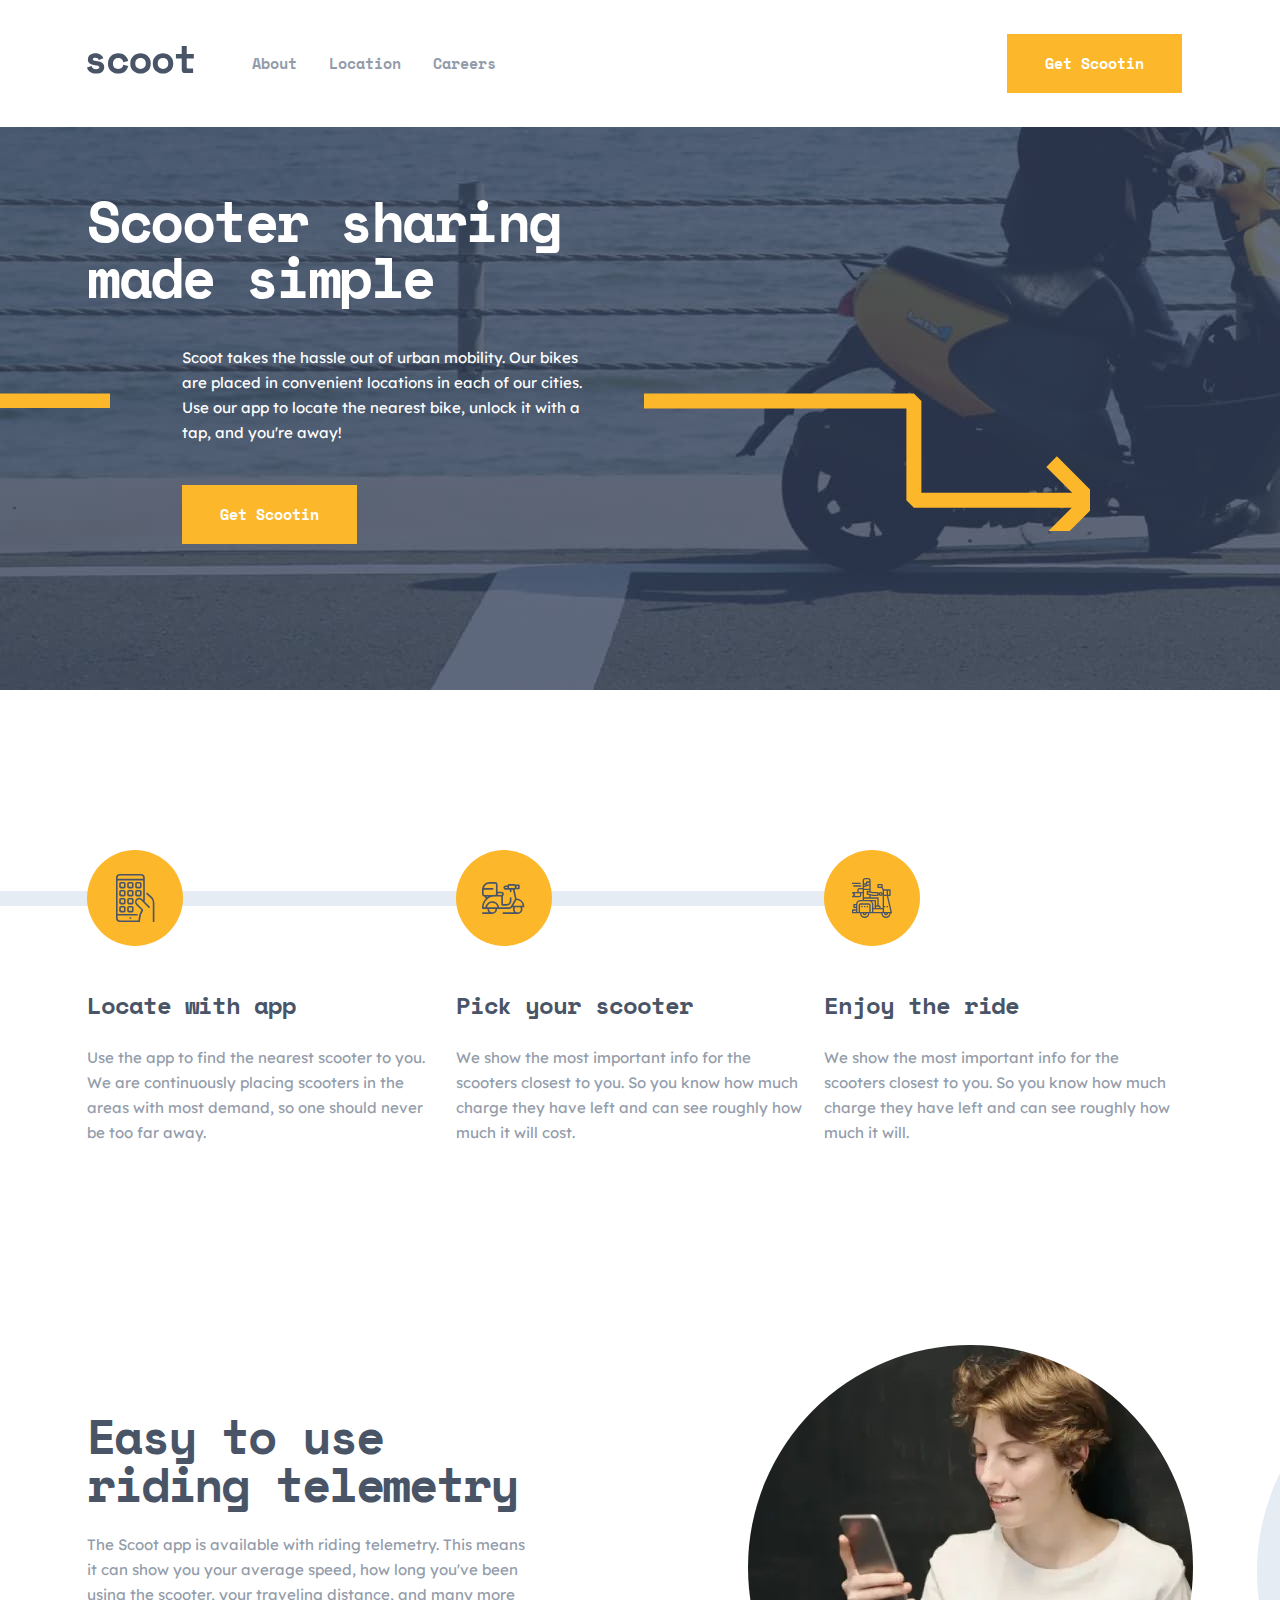
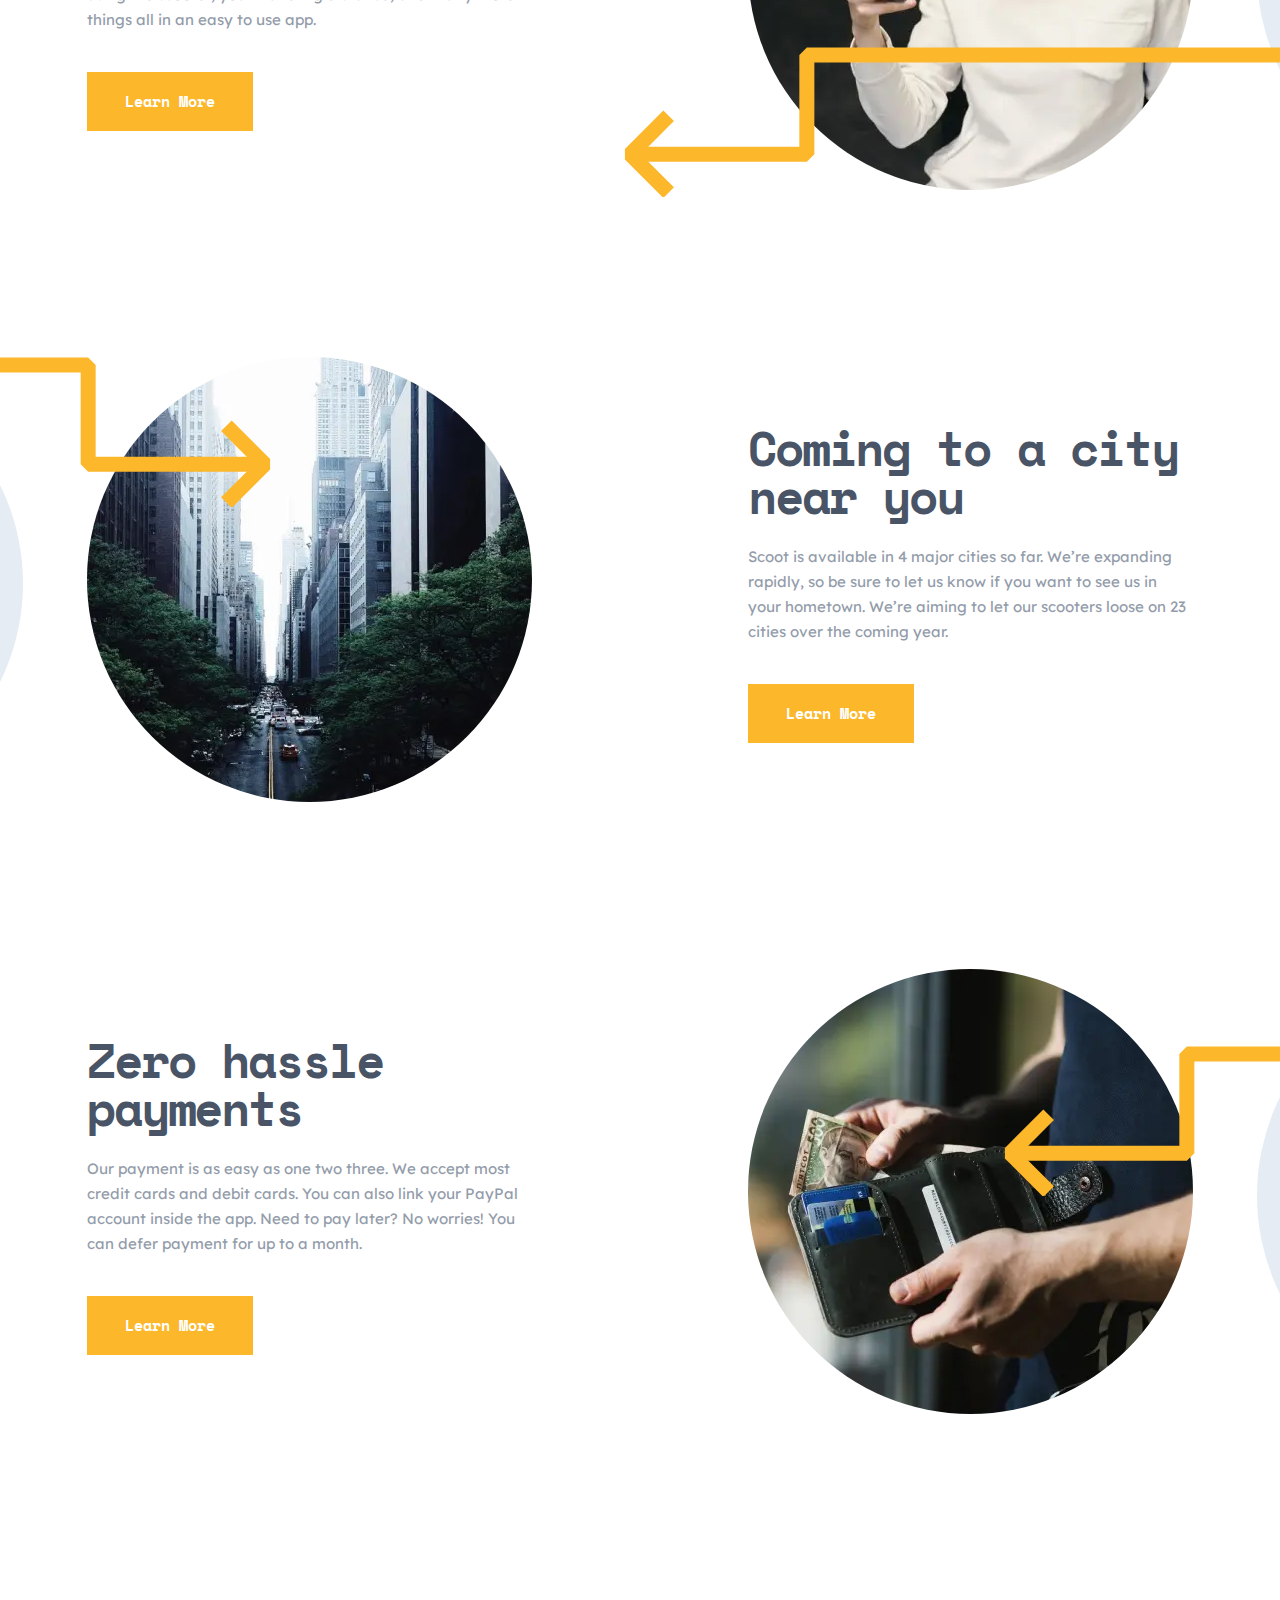
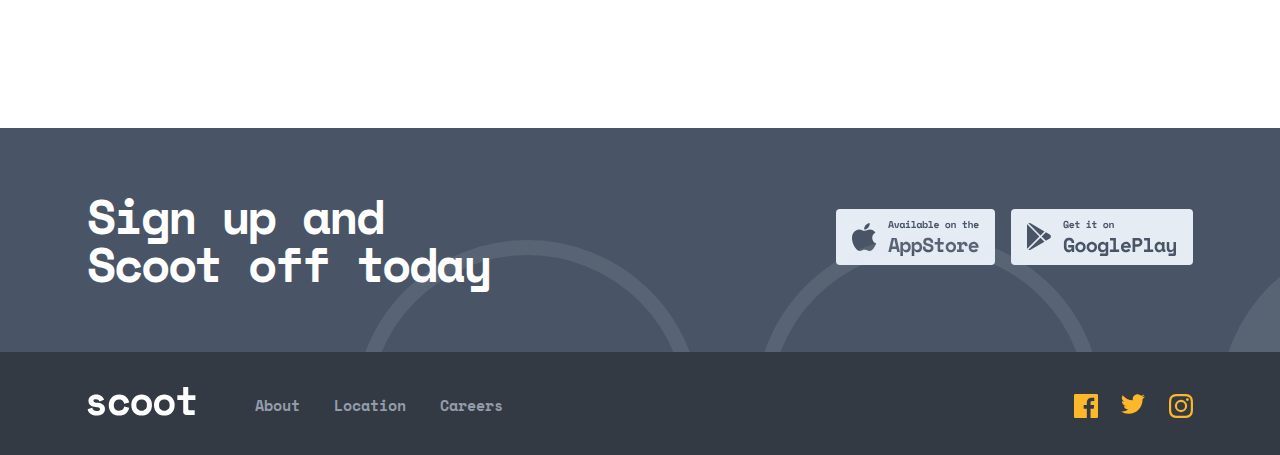
<file: index.html>
<!DOCTYPE html>
<html lang="en">

<head>
    <meta charset="UTF-8">
    <meta http-equiv="X-UA-Compatible" content="IE=edge">
    <meta name="viewport" content="width=device-width, initial-scale=1.0">
    <title>Scoot</title>
    <link rel="stylesheet" href="css/main.css">
</head>

<body>

    <header class="header">
        <div class="header__container container">

            <button class="header__burger">
                <span class="header__burger-inner"></span>
            </button>

            <a class="header-logo-link" href="index.html"><img class="header__logo" src="img/logo.svg" alt="Logotip icon"></a>

            <nav class="header__nav">
                <ul class="header__list">
                    <li class="header__nav-item"><a href="about.html" class="header__nav-link">About</a></li>
                    <li class="header__nav-item"><a href="#" class="header__nav-link">Location</a></li>
                    <li class="header__nav-item"><a href="#" class="header__nav-link">Careers</a></li>
                </ul>

                <a href="#" class="header__button all-buttons">Get Scootin</a>

            </nav>

            <span class="nav-shadow"></span> 
            <!-- ^ navni orqasidagi soyani qilish uchun -->
        </div>
    </header>

    <main>

        <h1 class="visually-hidden">Scoot shop site</h1>

        <div class="intro">
            <div class="intro__container container">
                <div class="intro__content">
                    <p class="intro__title">Scooter sharing made simple</p>
                    <p class="intro__description">
                        Scoot takes the hassle out of urban mobility. Our bikes are placed in convenient locations in
                        each of our cities. Use
                        our app to locate the nearest bike, unlock it with a tap, and you're away!
                    </p>
                    <a href="#" class="intro__button all-buttons">Get Scootin</a>
                </div>
            </div>
        </div>

        <section class="guide">
            <div class="guide__container container">
                <h2 class="visually-hidden"> User guide </h2>

                <ol class="guide__list">
                    <li class="guide__item guide__item--app">

                        <div class="guide__content">
                            <h3 class="guide__title" id="first-title">Locate with app</h3>
                            <p class="guide__description">Use the app to find the nearest scooter to you. We are
                                continuously placing scooters in
                                the areas with most demand, so
                                one should never be too far away.</p>
                        </div>

                    </li>
                    <li class="guide__item guide__item--scooter">
                        <div class="guide__content">
                            <h3 class="guide__title">Pick your scooter</h3>
                            <p class="guide__description">We show the most important info for the scooters closest to
                                you. So you know how much
                                charge they have left and can see
                                roughly how much it will cost.</p>
                        </div>
                    </li>
                    <li class="guide__item guide__item--ride">
                        <div class="guide__content">
                            <h3 class="guide__title">Enjoy the ride</h3>
                            <p class="guide__description last-desc">We show the most important info for the scooters
                                closest to
                                you. So you know how much
                                charge they have left and can see
                                roughly how much it will.</p>
                        </div>
                    </li>
                </ol>

            </div>
        </section>

        <section class="benefits">
            <div class="benefits__container container">
                <h2 class="visually-hidden">Our benefits</h2>
                <ul class="benefits__list">
                    <li class="benefits__item benefits__item--use">
                        <span class="circle"></span>
                        <picture>
                            <source media="(max-width: 768px)" type="image/webp"
                                srcset="img/benefits-use-mobile.webp 1x, img/benefits-use-mobile@2x.webp 2x">

                            <source media="(max-width: 1440px)" type="image/webp"
                                srcset="img/benefits-use.webp 1x, img/benefits-use@2x.webp 2x">

                            <source type="image/img" media="(max-width: 768px)"
                                srcset="img/benefits-use-mobile@2x.jpg 2x, img/benefits-use-mobile.jpg 1x">

                            <img class="benefits__img" src="img/benefits-use.jpg" alt="benefits use"
                                srcset="img/benefits-use@2x.jpg 2x, img/benefits-use.jpg" width="445" height="445">
                        </picture>

                        <div class="benefits__content">
                            <h3 class="benefits__title">Easy to use
                                riding telemetry</h3>
                            <p class="benefits__description">The Scoot app is available with riding telemetry. This
                                means it can show you your average speed, how long you've been
                                using the scooter, your traveling distance, and many more things all in an easy to use
                                app.</p>
                            <a href="#" class="benefits__button all-buttons">Learn More</a>
                        </div>
                    </li>
                    <li class="benefits__item benefits__item--city">
                        <span class="circle-left"></span>

                        <picture>
                            <source media="(max-width: 768px)" type="image/webp"
                                srcset="img/benefits-city-mobile.webp 1x, img/benefits-city-mobile@2x.webp 2x">

                            <source type="image/webp" srcset="img/benefits-city.webp 1x, img/benefits-city@2x.webp 2x">

                            <source media="(max-width: 768px)" type="image/jpg"
                                srcset="img/benefits-city-mobile@2x.jpg 2x, img/benefits-city-mobile.jpg 1x">

                            <img class="benefits__img" src="img/benefits-city.jpg" alt="benefits city"
                                srcset="img/benefits-city@2x.jpg 2x, img/benefits-city.jpg" width="445" height="445">
                        </picture>

                        <div class="benefits__content">
                            <h3 class="benefits__title">Coming to a city near you</h3>
                            <p class="benefits__description">Scoot is available in 4 major cities so far. We’re
                                expanding rapidly, so be sure to let us know if you want to see us in
                                your hometown. We’re aiming to let our scooters loose on 23 cities over the coming
                                year.
                            </p>
                            <a href="#" class="benefits__button all-buttons">Learn More</a>
                        </div>
                    </li>
                    <li class="benefits__item benefits__item--payment">
                        <span class="circle last-circle"></span>

                        <picture>
                            <source media="(max-width: 768px)" type="image/webp"
                                srcset="img/benefits-payment-mobile.webp 1x, img/benefits-payment-mobile@2x.webp 2x">

                            <source type="image/webp"
                                srcset="img/benefits-payment.webp 1x, img/benefits-payment@2x.webp 2x">

                            <source media="(max-width: 768px)"
                                srcset="img/benefits-payment-mobile@2x.jpg 2x, img/benefits-payment-mobile.jpg 1x">

                            <img class="benefits__img" src="img/benefits-payment.jpg" alt="benefits payment"
                                srcset="img/benefits-payment@2x.jpg 2x, img/benefits-payment.jpg">
                        </picture>

                        <div class="benefits__content">
                            <h3 class="benefits__title">Zero hassle payments</h3>
                            <p class="benefits__description">Our payment is as easy as one two three. We accept most
                                credit cards and debit cards. You can also link your PayPal
                                account inside the app. Need to pay later? No worries! You can defer payment for up to a
                                month.</p>
                            <a href="#" class="benefits__button all-buttons">Learn More</a>
                        </div>
                    </li>
                </ul>
            </div>
        </section>

        <section class="cta">
            <div class="cta__overflow">
                <!-- for overflow hidden-->
                <div class="cta__container container">
                    <h2 class="cta__title">Sign up and Scoot off today</h2>
                    <div class="cta__applications">
                        <a href="https://appstoreconnect.apple.com/" target="_blank"><img class="cta__app-apptore"
                                src="img/app-store.svg" alt="App store"></a>
                        <a href="https://play.google.com/" target="_blank">
                            <img class="cta__app-playstore" src="img/google-play.svg" alt="Google Play"></a>
                    </div>
                    <span class="cta__circle"></span>
                </div>
            </div>
        </section>

    </main>

    <footer class="footer">
        <div class="footer__container container">
            <a href="index.html" class="footer__logo">
                <img class="footer-logo" src="img/footer-logo.svg" alt="Logo icon">
            </a>
    
            <ul class="footer__list">
                <li class="footer__item">
                    <a href="about.html" class="footer__link">About</a>
                </li>
                <li class="footer__item">
                    <a href="#" class="footer__link">Location</a>
                </li>
                <li class="footer__item">
                    <a href="#" class="footer__link">Careers</a>
                </li>
            </ul>
    
            <ul class="footer__social-list">
                <li class="footer__social-item">
                    <a href="https://www.facebook.com" target="_blank" class="footer__social-link">
                        <svg width="24" height="24" fill="none" xmlns="http://www.w3.org/2000/svg">
                            <path
                                d="M22.675 0H1.325C.593 0 0 .593 0 1.325v21.351C0 23.407.593 24 1.325 24H12.82v-9.294H9.692v-3.622h3.128V8.413c0-3.1 1.893-4.788 4.659-4.788 1.325 0 2.463.099 2.795.143v3.24l-1.918.001c-1.504 0-1.795.715-1.795 1.763v2.313h3.587l-.467 3.622h-3.12V24h6.116c.73 0 1.323-.593 1.323-1.325V1.325C24 .593 23.407 0 22.675 0Z"
                                fill="currentColor" />
                        </svg>
                    </a>
                </li>
                <li class="footer__social-item">
                    <a href="https://twitter.com" target="_blank" class="footer__social-link">
                        <svg width="24" height="20" fill="none" xmlns="http://www.w3.org/2000/svg">
                            <path
                                d="M24 2.557a9.83 9.83 0 0 1-2.828.775A4.932 4.932 0 0 0 23.337.608a9.864 9.864 0 0 1-3.127 1.195A4.916 4.916 0 0 0 16.616.248c-3.179 0-5.515 2.966-4.797 6.045A13.978 13.978 0 0 1 1.671 1.149a4.93 4.93 0 0 0 1.523 6.574 4.903 4.903 0 0 1-2.229-.616c-.054 2.281 1.581 4.415 3.949 4.89a4.935 4.935 0 0 1-2.224.084 4.928 4.928 0 0 0 4.6 3.419A9.9 9.9 0 0 1 0 17.54a13.94 13.94 0 0 0 7.548 2.212c9.142 0 14.307-7.721 13.995-14.646A10.025 10.025 0 0 0 24 2.557Z"
                                fill="currentColor" />
                        </svg>
                    </a>
                </li>
                <li class="footer__social-item">
                    <a href="https://www.instagram.com" target="_blank" class="footer__social-link">
                        <svg width="24" height="24" fill="none" xmlns="http://www.w3.org/2000/svg">
                            <path fill-rule="evenodd" clip-rule="evenodd"
                                d="M12 0C8.741 0 8.333.014 7.053.072 2.695.272.273 2.69.073 7.052.014 8.333 0 8.741 0 12c0 3.259.014 3.668.072 4.948.2 4.358 2.618 6.78 6.98 6.98C8.333 23.986 8.741 24 12 24c3.259 0 3.668-.014 4.948-.072 4.354-.2 6.782-2.618 6.979-6.98.059-1.28.073-1.689.073-4.948 0-3.259-.014-3.667-.072-4.947-.196-4.354-2.617-6.78-6.979-6.98C15.668.014 15.259 0 12 0Zm0 2.163c3.204 0 3.584.012 4.85.07 3.252.148 4.771 1.691 4.919 4.919.058 1.265.069 1.645.069 4.849 0 3.205-.012 3.584-.069 4.849-.149 3.225-1.664 4.771-4.919 4.919-1.266.058-1.644.07-4.85.07-3.204 0-3.584-.012-4.849-.07-3.26-.149-4.771-1.699-4.919-4.92-.058-1.265-.07-1.644-.07-4.849 0-3.204.013-3.583.07-4.849.149-3.227 1.664-4.771 4.919-4.919 1.266-.057 1.645-.069 4.849-.069ZM5.838 12a6.162 6.162 0 1 1 12.324 0 6.162 6.162 0 0 1-12.324 0ZM12 16a4 4 0 1 1 0-8 4 4 0 0 1 0 8Zm4.965-10.405a1.44 1.44 0 1 1 2.881.001 1.44 1.44 0 0 1-2.881-.001Z"
                                fill="currentColor" />
                        </svg>
                    </a>
                </li>
            </ul>
        </div>
    </footer>

    <script src="/js/main.js"></script>

</body>

</html>
</file>
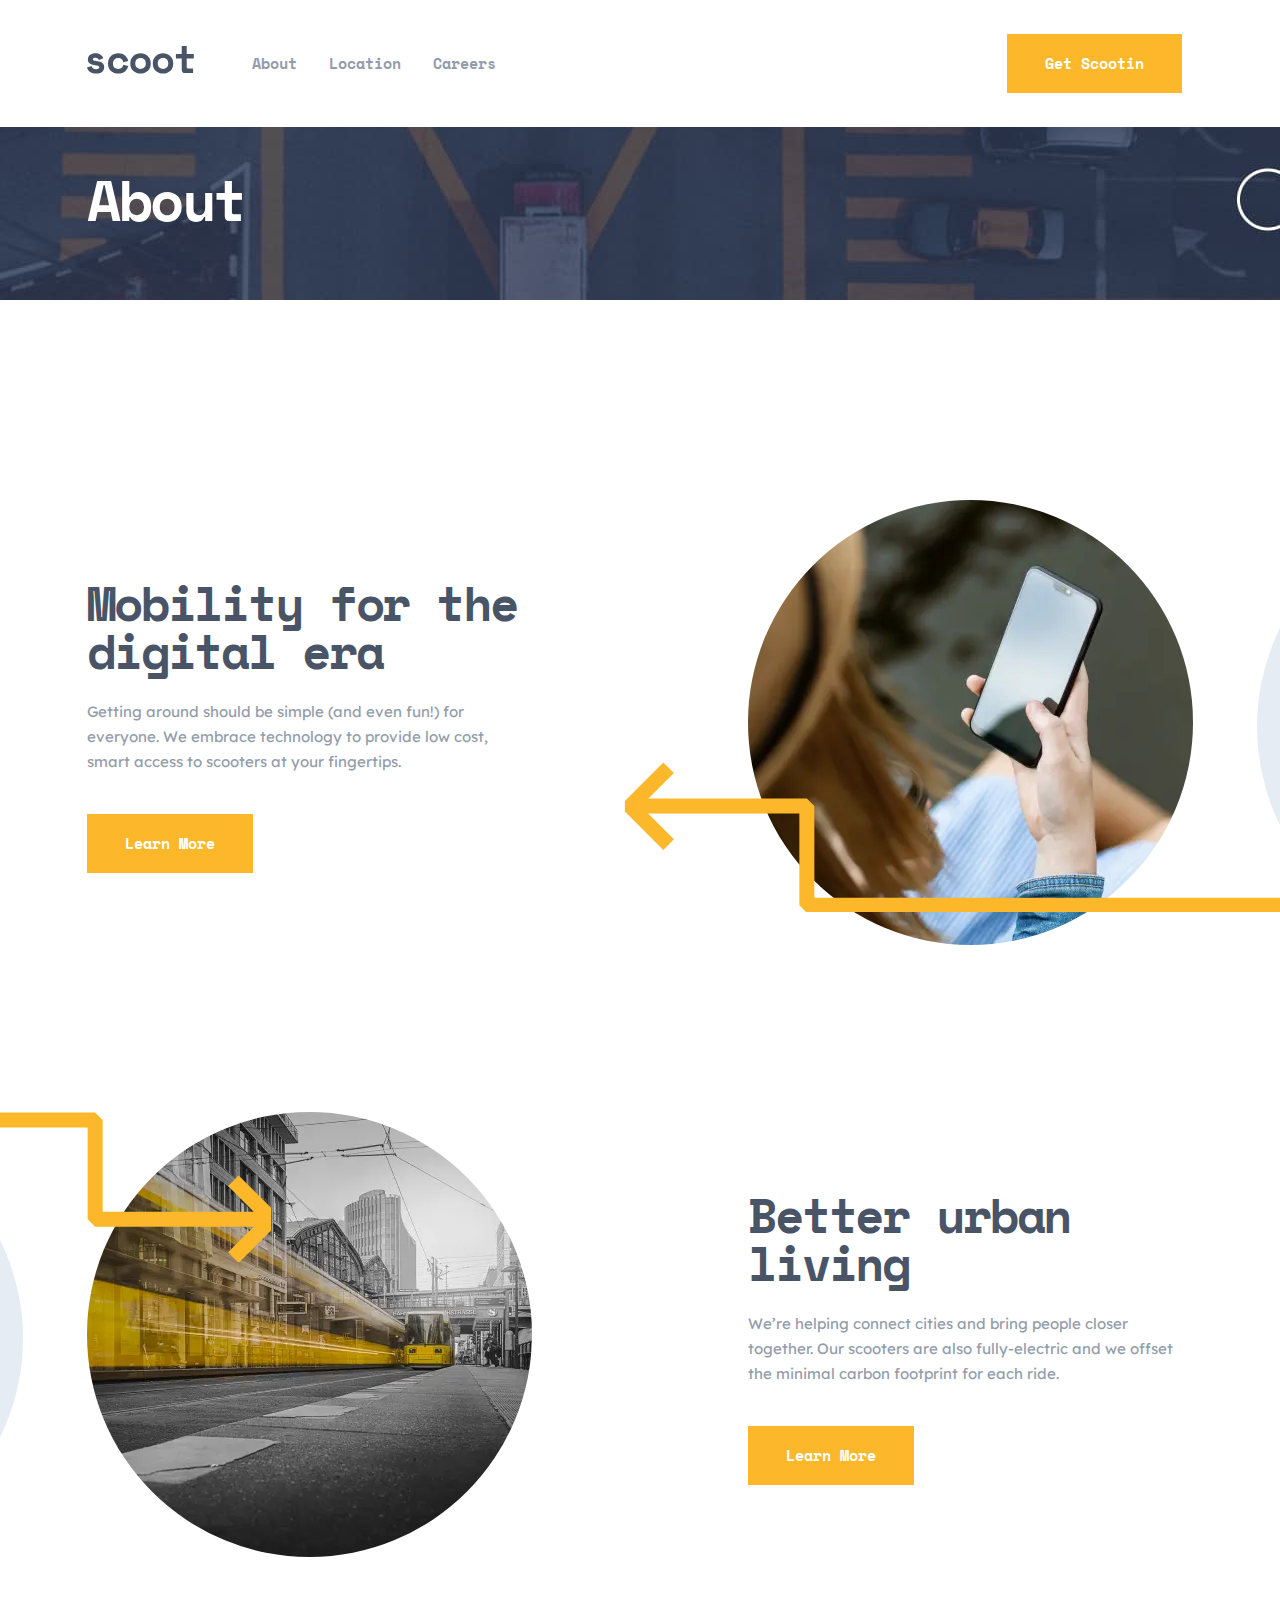
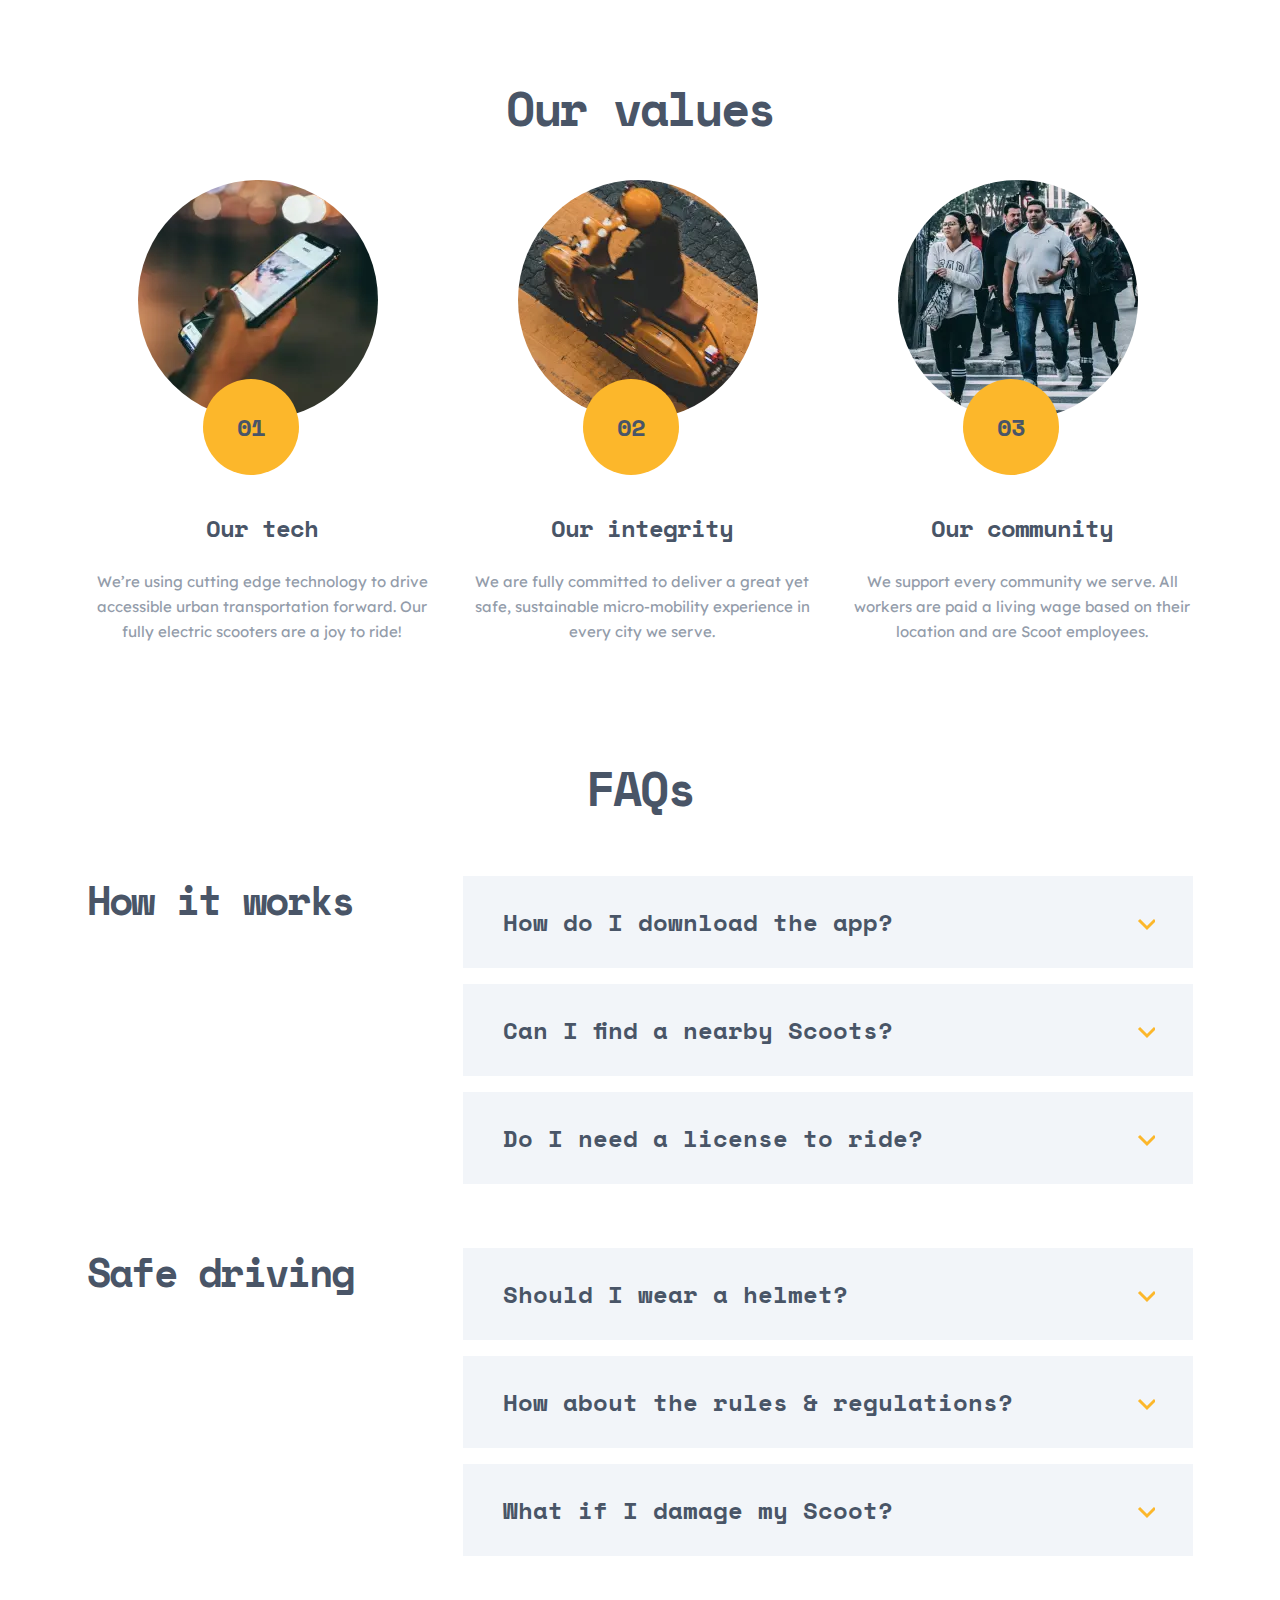
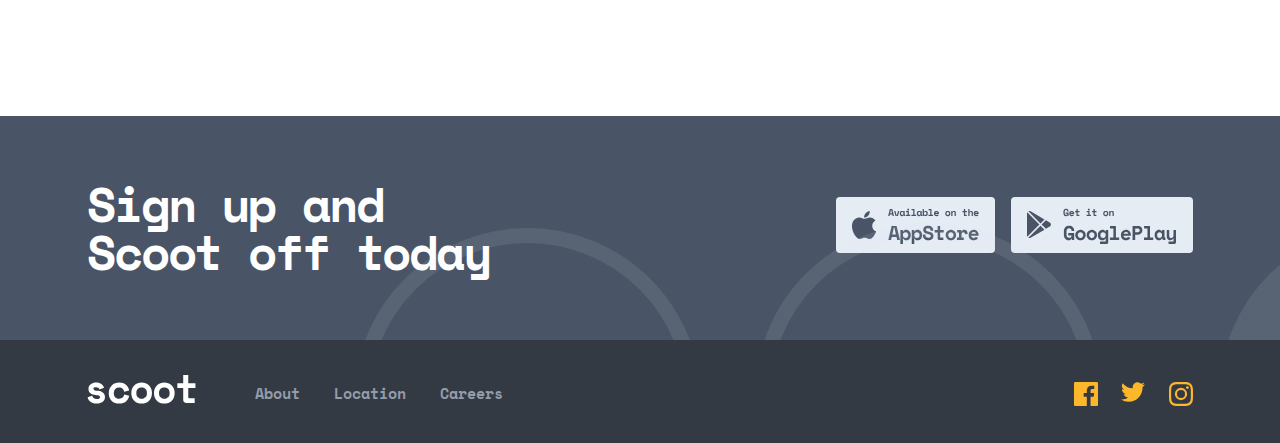
<file: about.html>
<!DOCTYPE html>
<html lang="en">

<head>
    <meta charset="UTF-8">
    <meta http-equiv="X-UA-Compatible" content="IE=edge">
    <meta name="viewport" content="width=device-width, initial-scale=1.0">
    <title>Scoot About page</title>
    <link rel="stylesheet" href="css/main.css">
</head>

<body>

    <header class="header">
        <div class="header__container container">

            <button class="header__burger">
                <span class="header__burger-inner"></span>
            </button>

            <a class="header-logo-link" href="index.html"><img class="header__logo" src="img/logo.svg"
                    alt="Logotip icon"></a>

            <nav class="header__nav">
                <ul class="header__list">
                    <li class="header__nav-item"><a href="about.html" class="header__nav-link">About</a></li>
                    <li class="header__nav-item"><a href="#" class="header__nav-link">Location</a></li>
                    <li class="header__nav-item"><a href="#" class="header__nav-link">Careers</a></li>
                </ul>

                <a href="#" class="header__button all-buttons">Get Scootin</a>

            </nav>

            <span class="nav-shadow"></span>
            <!-- ^ navni orqasidagi soyani qilish uchun -->

        </div>
    </header>

    <main>

        <div class="about-intro">
            <div class="about-intro__container container">
                <h1 class="about-intro__title">About</h1>
            </div>
        </div>

        <section class="benefits about-benefits">
            <div class="about-benefits__container container">
                <h2 class="visually-hidden">Our benefits</h2>
                <ul class="benefits__list">
                    <li class="benefits__item benefits__item--phone">
                        <span class="circle"></span>
                        <picture>

                            <source type="image/webp"
                                srcset="img/about-benefits-use.webp 1x, img/about-benefits-use@2x.webp 2x">

                            <img class="benefits__img" src="img/benefits-use.jpg" alt="benefits use"
                                srcset="img/about-benefits-use@2x.jpg 2x, img/about-benefits-use.jpg" width="445"
                                height="445">
                        </picture>

                        <div class="benefits__content">
                            <h3 class="benefits__title">Mobility for the digital era</h3>
                            <p class="benefits__description">Getting around should be simple (and even fun!) for
                                everyone. We embrace technology to provide low cost, smart access to
                                scooters at your fingertips.</p>
                            <a href="#" class="benefits__button all-buttons">Learn More</a>
                        </div>
                    </li>
                    <li class="benefits__item benefits__item--urban">
                        <span class="circle-left"></span>

                        <picture>

                            <source type="image/webp"
                                srcset="img/about-benefits-city.webp 1x, img/about-benefits-city@2x.webp 2x">

                            <img class="benefits__img" src="img/benefits-use.jpg" alt="benefits use"
                                srcset="img/about-benefits-city@2x.jpg 2x, img/about-benefits-city.jpg" width="445"
                                height="445">
                        </picture>

                        <div class="benefits__content">
                            <h3 class="benefits__title">Better urban living</h3>
                            <p class="benefits__description">We’re helping connect cities and bring people closer
                                together. Our scooters are also fully-electric and we offset the
                                minimal carbon footprint for each ride.
                            </p>
                            <a href="#" class="benefits__button all-buttons">Learn More</a>
                        </div>
                    </li>

                </ul>
            </div>
        </section>

        <section class="values">
            <div class="values__container container">
                <h2 class="values__title">Our values</h2>

                <ol class="values__list">
                    <li class="values__item values__item--tech">

                        <picture>

                            <source type="image/webp" srcset="img/tech.webp 1x, img/tech@2x.webp 2x">

                            <img class="values__img" src="img/tech.jpg" alt="benefits use"
                                srcset="img/tech@2x.jpg 2x, img/tech.jpg" width="240" height="240">
                        </picture>

                        <h3 class="values__item-title">Our tech</h3>
                        <p class="values__item-description">We’re using cutting edge technology to drive accessible
                            urban transportation forward. Our fully electric scooters are a
                            joy to ride!</p>
                    </li>
                    <li class="values__item values__item--integrity">

                        <picture>

                            <source type="image/webp" srcset="img/integrity.webp 1x, img/integrity@2x.webp 2x">

                            <img class="values__img" src="img/integrity.jpg" alt="benefits use"
                                srcset="img/integrity@2x.jpg 2x, img/integrity.jpg" width="240" height="240">
                        </picture>

                        <h3 class="values__item-title">Our integrity</h3>
                        <p class="values__item-description">We are fully committed to deliver a great yet safe,
                            sustainable micro-mobility experience in every city we serve.</p>
                    </li>
                    <li class="values__item values__item--community">

                        <picture>

                            <source type="image/webp" srcset="img/community.webp 1x, img/community@2x.webp 2x">

                            <img class="values__img" src="img/benefits-use.jpg" alt="benefits use"
                                srcset="img/community@2x.jpg 2x, img/community.jpg" width="240" height="240">
                        </picture>

                        <h3 class="values__item-title">Our community</h3>
                        <p class="values__item-description">We support every community we serve. All workers are paid a
                            living wage based on their location and are Scoot employees.</p>
                    </li>
                </ol>
            </div>
        </section>

        <section class="faqs">
            <div class="faqs__container container">
        
                <h2 class="faqs__title">FAQs</h2>
        
                <div class="faqs__work">
        
                    <h3 class="faqs__work-title">How it works</h3>
        
                    <ul class="faqs__work-list">
        
                        <li class="faqs__work-item">
                            <button class="faqs__button workActive">How do I download the app?</button>
                            <p class="faqs__description faqs__description">To download the Scoot app, you can search “Scoot” in
                                both the App
                                and Google Play stores. An even simpler way to do it
                                would be to click the relevant link at the bottom of this page and you’ll be re-directed to the
                                correct page.</p>
                        </li>
        
                        <li class="faqs__work-item">
                            <button class="faqs__button faqs__button--scoot">Can I find a nearby Scoots?</button>
                            <p class="faqs__description faqs__description--scoot">Lorem ipsum dolor sit amet consectetur
                                adipisicing elit. Fuga odit
                                quaerat tenetur temporibus molestiae modi unde recusandae! Fugit ullam provident quisquam esse
                                dolores quo nihil,
                                aut velit recusandae modi culpa possimus quae dolor natus</p>
                        </li>
        
                        <li class="faqs__work-item">
                            <button class="faqs__button faqs__button--ride">Do I need a license to ride?</button>
                            <p class="faqs__description faqs__description-ride">Lorem ipsum dolor sit amet consectetur
                                adipisicing elit. Ipsum neque
                                autem beatae quia totam nemo dignissimos id, natus excepturi unde maiores voluptatum deleniti
                                eos minus odio illo
                                voluptates a sequi optio earum delectus architecto iste!</p>
                        </li>
                    </ul>
        
                </div>
                <div class="faqs__safe">
        
                    <h3 class="faqs__safe-title">Safe driving</h3>
        
                    <ul class="faqs__safe-list">
        
                        <li class="faqs__safe-item">
                            <button class="faqs__button safeActive">Should I wear a helmet?</button>
                            <p class="faqs__description faqs__description--helmet">Yes, please do! All cities have different
                                laws. But we strongly
                                strongly strongly recommend always wearing a helmet
                                regardless of the local laws. We like you and we want you to be as safe as possible while
                                Scooting.</p>
                        </li>
        
                        <li class="faqs__safe-item">
                            <button class="faqs__button faqs__button--rule">How about the rules & regulations?</button>
                            <p class="faqs__description faqs__description--helmet">Lorem ipsum dolor sit amet consectetur
                                adipisicing elit.
                                Consectetur aperiam nisi in quam! Aperiam adipisci, magnam consectetur dolore dignissimos
                                voluptatibus? Doloremque
                                voluptatum magni expedita vitae dignissimos sunt voluptatem non, ratione.</p>
                        </li>
        
                        <li class="faqs__safe-item">
                            <button class="faqs__button faqs__button--damage\">What if I damage my Scoot?</button>
                            <p class="faqs__description faqs__description--damage">Lorem ipsum dolor sit amet, consectetur
                                adipisicing elit. Facilis
                                animi illo aliquid aperiam fugit illum numquam, eius obcaecati architecto molestias maiores iste
                                molestiae ratione
                                nesciunt dolorem laudantium incidunt ut ipsa!</p>
                        </li>
                    </ul>
        
                </div>
            </div>
        </section>

        <section class="cta">
            <div class="cta__overflow">
                <!-- for overflow hidden-->
                <div class="cta__container container">
                    <h2 class="cta__title">Sign up and Scoot off today</h2>
                    <div class="cta__applications">
                        <a href="https://appstoreconnect.apple.com/" target="_blank"><img class="cta__app-apptore"
                                src="img/app-store.svg" alt="App store"></a>
                        <a href="https://play.google.com/" target="_blank">
                            <img class="cta__app-playstore" src="img/google-play.svg" alt="Google Play"></a>
                    </div>
                    <span class="cta__circle"></span>
                </div>
            </div>
        </section>
    </main>

    <footer class="footer">
        <div class="footer__container container">
            <a href="index.html" class="footer__logo">
                <img class="footer-logo" src="img/footer-logo.svg" alt="Logo icon">
            </a>

            <ul class="footer__list">
                <li class="footer__item">
                    <a href="about.html" class="footer__link">About</a>
                </li>
                <li class="footer__item">
                    <a href="#" class="footer__link">Location</a>
                </li>
                <li class="footer__item">
                    <a href="#" class="footer__link">Careers</a>
                </li>
            </ul>

            <ul class="footer__social-list">
                <li class="footer__social-item">
                    <a href="https://www.facebook.com" target="_blank" class="footer__social-link">
                        <svg width="24" height="24" fill="none" xmlns="http://www.w3.org/2000/svg">
                            <path
                                d="M22.675 0H1.325C.593 0 0 .593 0 1.325v21.351C0 23.407.593 24 1.325 24H12.82v-9.294H9.692v-3.622h3.128V8.413c0-3.1 1.893-4.788 4.659-4.788 1.325 0 2.463.099 2.795.143v3.24l-1.918.001c-1.504 0-1.795.715-1.795 1.763v2.313h3.587l-.467 3.622h-3.12V24h6.116c.73 0 1.323-.593 1.323-1.325V1.325C24 .593 23.407 0 22.675 0Z"
                                fill="currentColor" />
                        </svg>
                    </a>
                </li>
                <li class="footer__social-item">
                    <a href="https://twitter.com" target="_blank" class="footer__social-link">
                        <svg width="24" height="20" fill="none" xmlns="http://www.w3.org/2000/svg">
                            <path
                                d="M24 2.557a9.83 9.83 0 0 1-2.828.775A4.932 4.932 0 0 0 23.337.608a9.864 9.864 0 0 1-3.127 1.195A4.916 4.916 0 0 0 16.616.248c-3.179 0-5.515 2.966-4.797 6.045A13.978 13.978 0 0 1 1.671 1.149a4.93 4.93 0 0 0 1.523 6.574 4.903 4.903 0 0 1-2.229-.616c-.054 2.281 1.581 4.415 3.949 4.89a4.935 4.935 0 0 1-2.224.084 4.928 4.928 0 0 0 4.6 3.419A9.9 9.9 0 0 1 0 17.54a13.94 13.94 0 0 0 7.548 2.212c9.142 0 14.307-7.721 13.995-14.646A10.025 10.025 0 0 0 24 2.557Z"
                                fill="currentColor" />
                        </svg>
                    </a>
                </li>
                <li class="footer__social-item">
                    <a href="https://www.instagram.com" target="_blank" class="footer__social-link">
                        <svg width="24" height="24" fill="none" xmlns="http://www.w3.org/2000/svg">
                            <path fill-rule="evenodd" clip-rule="evenodd"
                                d="M12 0C8.741 0 8.333.014 7.053.072 2.695.272.273 2.69.073 7.052.014 8.333 0 8.741 0 12c0 3.259.014 3.668.072 4.948.2 4.358 2.618 6.78 6.98 6.98C8.333 23.986 8.741 24 12 24c3.259 0 3.668-.014 4.948-.072 4.354-.2 6.782-2.618 6.979-6.98.059-1.28.073-1.689.073-4.948 0-3.259-.014-3.667-.072-4.947-.196-4.354-2.617-6.78-6.979-6.98C15.668.014 15.259 0 12 0Zm0 2.163c3.204 0 3.584.012 4.85.07 3.252.148 4.771 1.691 4.919 4.919.058 1.265.069 1.645.069 4.849 0 3.205-.012 3.584-.069 4.849-.149 3.225-1.664 4.771-4.919 4.919-1.266.058-1.644.07-4.85.07-3.204 0-3.584-.012-4.849-.07-3.26-.149-4.771-1.699-4.919-4.92-.058-1.265-.07-1.644-.07-4.849 0-3.204.013-3.583.07-4.849.149-3.227 1.664-4.771 4.919-4.919 1.266-.057 1.645-.069 4.849-.069ZM5.838 12a6.162 6.162 0 1 1 12.324 0 6.162 6.162 0 0 1-12.324 0ZM12 16a4 4 0 1 1 0-8 4 4 0 0 1 0 8Zm4.965-10.405a1.44 1.44 0 1 1 2.881.001 1.44 1.44 0 0 1-2.881-.001Z"
                                fill="currentColor" />
                        </svg>
                    </a>
                </li>
            </ul>
        </div>
    </footer>

    <script src="js/main.js"></script>

</body>

</html>
</file>
<file: css/main.css>
/* space-mono-regular - latin */
@font-face {
  font-family: 'Space Mono';
  font-style: normal;
  font-weight: 400;
  font-display: swap;
  src: local(""), url("../fonts/space-mono-v10-latin-regular.woff2") format("woff2"), url("../fonts/space-mono-v10-latin-regular.woff") format("woff");
  /* Chrome 6+, Firefox 3.6+, IE 9+, Safari 5.1+ */
}

/* space-mono-700 - latin */
@font-face {
  font-family: 'Space Mono';
  font-style: normal;
  font-weight: 700;
  font-display: swap;
  src: local(""), url("../fonts/space-mono-v10-latin-700.woff2") format("woff2"), url("../fonts/space-mono-v10-latin-700.woff") format("woff");
  /* Chrome 6+, Firefox 3.6+, IE 9+, Safari 5.1+ */
}

/* lexend-deca-regular - latin */
@font-face {
  font-family: 'Lexend Deca';
  font-style: normal;
  font-weight: 400;
  font-display: swap;
  src: local(""), url("../fonts/lexend-deca-v15-latin-regular.woff2") format("woff2"), url("../fonts/lexend-deca-v15-latin-regular.woff") format("woff");
  /* Chrome 6+, Firefox 3.6+, IE 9+, Safari 5.1+ */
}

*,
*::before,
*::after {
  margin: 0;
  padding: 0;
  -webkit-box-sizing: border-box;
          box-sizing: border-box;
}

.visually-hidden {
  clip: rect(0 0 0 0);
  -webkit-clip-path: inset(50%);
          clip-path: inset(50%);
  height: 1px;
  overflow: hidden;
  position: absolute;
  white-space: nowrap;
  width: 1px;
}

header {
  position: fixed;
  width: 100%;
  top: 0;
  left: 0;
  padding-top: 34px;
  padding-bottom: 34px;
  top: 0;
  left: 0;
  width: 100%;
  background-color: #fff;
  z-index: 5;
}

body {
  margin: 0;
  margin-top: 93px;
  padding: 0;
  font-family: 'Lexend Deca', sans-serif;
  font-weight: normal;
  font-size: 15px;
  line-height: 25px;
  color: #495567;
  margin-top: 40px;
}

a {
  display: block;
  text-decoration: none;
  color: black;
}

ol {
  list-style: none;
}

ul {
  list-style: none;
}

footer {
  background-color: #333A44;
}

.container {
  max-width: 1136px;
  margin: 0 auto;
  padding: 0 15px;
}

.all-buttons {
  width: -webkit-fit-content;
  width: -moz-fit-content;
  width: fit-content;
  background-color: #FCB72B;
  border: 3px solid #FCB72B;
  font-family: 'Space Mono', monospace;
  font-weight: bold;
  font-size: 15px;
  line-height: 25px;
  color: #fff;
  padding: 14px 35px;
  -webkit-box-sizing: border-box;
          box-sizing: border-box;
  display: block;
}

.all-buttons:hover {
  width: -webkit-fit-content;
  width: -moz-fit-content;
  width: fit-content;
  display: block;
  cursor: pointer;
  background-color: transparent;
  color: #FCB72B;
  padding: 14px 35px;
  -webkit-transition: 0.5s all;
  transition: 0.5s all;
  -webkit-box-sizing: border-box;
          box-sizing: border-box;
}

.header__nav-link {
  font-family: 'Space Mono', monospace;
  font-weight: bold;
  font-size: 15px;
  line-height: 25px;
  color: #939CAA;
}

.header__nav-link:hover {
  cursor: pointer;
  color: #FCB72B;
  -webkit-transition: 0.5s all;
  transition: 0.5s all;
}

.header__container {
  display: -webkit-box;
  display: -ms-flexbox;
  display: flex;
  margin-top: 0;
  margin-bottom: 0;
  -webkit-box-align: center;
      -ms-flex-align: center;
          align-items: center;
}

.header__nav {
  display: -webkit-box;
  display: -ms-flexbox;
  display: flex;
  -webkit-box-align: center;
      -ms-flex-align: center;
          align-items: center;
  -webkit-box-pack: justify;
      -ms-flex-pack: justify;
          justify-content: space-between;
}

.header__logo {
  margin-right: 58.18px;
  width: 107px;
  height: 28px;
}

.header__list {
  display: -webkit-box;
  display: -ms-flexbox;
  display: flex;
  margin-right: 511px;
}

.header__nav-item {
  margin-right: 32px;
}

.header__nav-item:last-child {
  margin: 0;
}

@media only screen and (max-width: 1136px) {
  .header__container {
    max-width: 719px;
    margin: 0 auto;
    padding: 0 15px;
    display: -webkit-box;
    display: -ms-flexbox;
    display: flex;
  }
  .header__list {
    display: -webkit-box;
    display: -ms-flexbox;
    display: flex;
    margin-right: 94px;
  }
  .header__nav-item:last-child {
    margin: 0;
  }
}

.header__burger {
  display: none;
  border: none;
  background-color: #fff;
  width: 19px;
  height: 19px;
  border-radius: 6px;
}

.header__burger::before, .header__burger::after, .header__burger-inner {
  width: 21.69px;
  height: 3.69px;
  background-color: #FCB72B;
  display: block;
  margin-bottom: 3px;
  -webkit-transition: 0.5s ease all;
  transition: 0.5s ease all;
  border-radius: 5px;
  content: '';
}

.header__burger::after {
  margin-bottom: 0;
}

.header__burger--opened {
  position: relative;
}

.header__burger--opened .header__burger-inner {
  display: none;
}

.header__burger--opened::before, .header__burger--opened::after {
  width: 21.69px;
  height: 3.69px;
  position: absolute;
  left: 50%;
  top: 50%;
}

.header__burger--opened::after {
  -webkit-transform: translate(-50%, -50%) rotate(45deg);
          transform: translate(-50%, -50%) rotate(45deg);
}

.header__burger--opened::before {
  margin-bottom: 0;
  -webkit-transform: translate(-50%, -50%) rotate(-45deg);
          transform: translate(-50%, -50%) rotate(-45deg);
}

@media only screen and (max-width: 768px) {
  header {
    margin: 0 auto;
    padding: 0;
  }
  .header__container {
    width: 375px;
    margin: 0 auto;
    padding: 0 15px;
  }
  .header__list {
    display: none;
  }
  .header__button {
    display: block;
  }
  .header-logo-link {
    width: 75.5px;
    margin: 22px auto 22px 98.31px;
  }
  .header__logo {
    width: 75px;
    height: 20px;
  }
  .header__burger {
    display: block;
    margin-left: 17px;
    width: 18px;
    height: 18px;
    border-radius: 5px;
  }
  .header__nav {
    display: none;
    height: calc(100vh - 64px);
    margin-right: auto;
    background: #2C2830;
    width: 70%;
    padding: 64px 32px 42px 32px;
    position: absolute;
    left: 0;
    top: 100%;
    -webkit-box-orient: vertical;
    -webkit-box-direction: normal;
        -ms-flex-direction: column;
            flex-direction: column;
    -webkit-box-pack: justify;
        -ms-flex-pack: justify;
            justify-content: space-between;
    -webkit-box-align: stretch;
        -ms-flex-align: stretch;
            align-items: stretch;
    z-index: 2;
  }
  .nav-shadow {
    display: none;
    width: 100%;
    height: calc(100vh - 59px);
    background: #000000;
    mix-blend-mode: normal;
    opacity: 0.75;
    position: absolute;
    left: 0;
    top: 100%;
  }
  .header__list {
    display: block;
    margin-right: 0;
    margin-bottom: 24px;
  }
  .header__nav-item {
    margin-right: 0;
  }
  .header__nav-link {
    display: block;
    font-size: 20px;
    line-height: 40px;
    letter-spacing: 1.36364px;
    color: #E5ECF4;
    text-align: left;
  }
  .header__nav--opened {
    display: -webkit-box;
    display: -ms-flexbox;
    display: flex;
    -webkit-animation: to-right 0.6s both;
            animation: to-right 0.6s both;
  }
  .header__nav--opened ~ .nav-shadow {
    display: -webkit-box;
    display: -ms-flexbox;
    display: flex;
    z-index: -2;
  }
  @-webkit-keyframes to-right {
    from {
      left: -68%;
    }
    to {
      left: 0;
    }
  }
  @keyframes to-right {
    from {
      left: -68%;
    }
    to {
      left: 0;
    }
  }
}

.intro {
  background-image: url(../img/intro.jpg);
  background-color: #4E5D74;
  background-size: cover;
  height: 650px;
}

@media only screen and (-webkit-min-device-pixel-ratio: 2), only screen and (min--moz-device-pixel-ratio: 2), only screen and (min-device-pixel-ratio: 2), only screen and (min-resolution: 192dpi), only screen and (min-resolution: 2dppx) {
  .intro {
    background-image: url(../img/intro@2x.jpg);
    /* Retina-specific stuff here */
  }
}

.intro__container {
  position: relative;
}

.intro__container::before {
  display: inline-block;
  width: 202px;
  height: 15px;
  background-image: url(../img/intro-start-line.svg);
  content: '';
  position: absolute;
  left: -164px;
  top: 353px;
}

.intro__container::after {
  display: inline-block;
  width: 446.38px;
  height: 138px;
  background-image: url(../img/intro-end-line.svg);
  content: '';
  position: absolute;
  right: 118px;
  top: 353px;
}

.intro__content {
  padding: 153px 0;
  max-width: 500px;
}

.intro__title {
  font-family: 'Space Mono', monospace;
  font-weight: bold;
  padding: 0;
  margin: 0;
  letter-spacing: -2.5px;
  font-size: 56px;
  line-height: 56px;
  color: #FFF;
  margin-bottom: 40px;
}

.intro__description {
  font-family: 'Lexend Deca', sans-serif;
  font-weight: 400;
  font-size: 15px;
  line-height: 25px;
  color: #fff;
  margin-bottom: 40px;
  margin-left: 95px;
}

.intro__button {
  width: -webkit-fit-content;
  width: -moz-fit-content;
  width: fit-content;
  margin-left: 95px;
}

@media only screen and (max-width: 1136px) {
  .intro__container::before,
  .intro__container::after {
    display: none;
  }
  .intro {
    background-image: url(../img/intro-tablet.jpg);
    background-color: #4E5D74;
    background-size: cover;
    height: 650px;
  }
}

@media only screen and (max-width: 1136px) and (-webkit-min-device-pixel-ratio: 2), only screen and (max-width: 1136px) and (min--moz-device-pixel-ratio: 2), only screen and (max-width: 1136px) and (min-device-pixel-ratio: 2), only screen and (max-width: 1136px) and (min-resolution: 192dpi), only screen and (max-width: 1136px) and (min-resolution: 2dppx) {
  .intro {
    background-image: url(../img/intro-tablet@2x.jpg);
    /* Retina-specific stuff here */
  }
}

@media only screen and (max-width: 1136px) {
  .intro__container {
    margin-top: 137px;
    position: relative;
  }
  .intro__content {
    width: 573px;
    margin: auto;
  }
  .intro__title {
    text-align: center;
  }
  .intro__description {
    margin: 0 auto;
    text-align: center;
    margin-bottom: 32px;
  }
  .intro__button {
    width: -webkit-fit-content;
    width: -moz-fit-content;
    width: fit-content;
    margin: 0 auto;
  }
  .intro__container::after {
    display: inline-block;
    width: 446.38px;
    height: 138px;
    background-image: url(../img/intro-end-line.svg);
    content: '';
    position: absolute;
    left: -105px;
    top: 483px;
  }
}

@media only screen and (max-width: 768px) {
  .intro__container::after,
  .intro__container::before {
    display: none !important;
  }
  .intro {
    width: 100%;
    height: 650px;
    background-image: url(../img/intro-mobile.jpg);
    background-color: #4E5D74;
    background-size: cover;
    background-repeat: no-repeat;
    position: relative;
    overflow: hidden;
  }
}

@media only screen and (max-width: 768px) and (-webkit-min-device-pixel-ratio: 2), only screen and (max-width: 768px) and (min--moz-device-pixel-ratio: 2), only screen and (max-width: 768px) and (min-device-pixel-ratio: 2), only screen and (max-width: 768px) and (min-resolution: 192dpi), only screen and (max-width: 768px) and (min-resolution: 2dppx) {
  .intro {
    background-image: url(../img/intro-mobile@2x.jpg);
    background-size: cover;
    height: 680px;
  }
}

@media only screen and (max-width: 768px) {
  .intro__content {
    padding: 0;
    width: 311px;
    margin: 0 auto;
  }
  .intro__title {
    font-size: 40px;
    line-height: 40px;
    /* or 100% */
    text-align: center;
    letter-spacing: -1.78571px;
  }
  .intro__description {
    font-size: 15px;
    line-height: 25px;
    text-align: center;
  }
  .intro__button {
    width: -webkit-fit-content;
    width: -moz-fit-content;
    width: fit-content;
    margin: 0 auto;
  }
  .intro__container::before {
    display: block !important;
    width: 446px;
    height: 138px;
    background-image: url(../img/intro-end-line.svg);
    content: '';
    position: absolute;
    left: -312px;
    top: 513px;
  }
}

.guide {
  margin-top: 160px;
}

.guide__container {
  position: relative;
}

.guide__list {
  display: -webkit-box;
  display: -ms-flexbox;
  display: flex;
  -webkit-box-align: center;
      -ms-flex-align: center;
          align-items: center;
  -webkit-box-pack: justify;
      -ms-flex-pack: justify;
          justify-content: space-between;
}

.guide__list::before {
  display: -webkit-box;
  display: -ms-flexbox;
  display: flex;
  z-index: -2;
  position: absolute;
  width: 974px;
  height: 1px;
  left: -206px;
  top: 41px;
  border-bottom: 15px solid #E5ECF4;
  content: '';
}

.guide__item {
  width: 350px;
  margin-right: auto;
  position: relative;
}

.guide__item::before {
  display: inline-block;
  width: 96px;
  height: 96px;
  background: #FCB72B no-repeat center center;
  border-radius: 50%;
  padding: 24px 32.80px 24px 29px;
  margin-bottom: 40px;
}

.guide__item--app::before {
  background-image: url(../img/app.svg);
  content: '';
}

.guide__item--scooter::before {
  background-image: url(../img/scooter.svg);
  content: '';
}

.guide__item--ride::before {
  background-image: url(../img/ride.svg);
  content: '';
}

.guide__title {
  font-family: 'Space Mono', monospace;
  font-weight: 700;
  color: #495567;
  font-size: 24px;
  left: 28px;
  margin-bottom: 27px;
  text-align: left;
  letter-spacing: -1.07143px;
}

.guide__description {
  font-family: 'Lexend Deca', sans-serif;
  font-weight: normal;
  font-size: 15px;
  line-height: 25px;
  color: #939CAA;
  text-align: left;
}

@media only screen and (max-width: 1136px) {
  .guide__list::before {
    display: none;
  }
  .guide__container {
    margin-top: 122px;
    width: 600px;
    padding: 0 15px;
    margin-left: auto;
    margin-right: auto;
    position: relative;
  }
  .guide__list::before {
    display: -webkit-box;
    display: -ms-flexbox;
    display: flex;
    z-index: -2;
    position: absolute;
    height: 595px;
    width: 1px;
    left: 37.23591549295775%;
    top: -160px;
    left: 55px;
    border-left: 15px solid #E5ECF4;
    content: '';
  }
  .guide__list {
    display: block;
  }
  .guide__item {
    display: -webkit-box;
    display: -ms-flexbox;
    display: flex;
    -webkit-box-align: center;
        -ms-flex-align: center;
            align-items: center;
    -webkit-box-pack: justify;
        -ms-flex-pack: justify;
            justify-content: space-between;
    width: 100%;
  }
  .guide__item::before {
    margin: 0 79px 0 0;
    width: 96px;
    height: 96px;
    -ms-flex-negative: 0;
        flex-shrink: 0;
  }
  .guide__content {
    display: -webkit-box;
    display: -ms-flexbox;
    display: flex;
    -webkit-box-orient: vertical;
    -webkit-box-direction: normal;
        -ms-flex-direction: column;
            flex-direction: column;
    width: 100%;
  }
  .guide__description {
    margin-bottom: 40px;
  }
  .last-desc {
    margin-bottom: 0;
  }
}

@media only screen and (max-width: 768px) {
  .guide__list::before {
    display: none;
  }
  .guide__container {
    width: 341px;
    margin-left: auto;
    margin-right: auto;
    padding: 0 15px;
  }
  .guide__list {
    display: -webkit-box;
    display: -ms-flexbox;
    display: flex;
    -webkit-box-orient: vertical;
    -webkit-box-direction: normal;
        -ms-flex-direction: column;
            flex-direction: column;
  }
  .guide__item {
    display: -webkit-box;
    display: -ms-flexbox;
    display: flex;
    -webkit-box-orient: vertical;
    -webkit-box-direction: normal;
        -ms-flex-direction: column;
            flex-direction: column;
  }
  .guide__item::before {
    margin: 0 0 24px 0;
    width: 96px;
    height: 96px;
    padding: 24px 48px;
  }
  .guide__content {
    width: 100%;
    margin-left: auto;
    margin-right: auto;
    display: -webkit-box !important;
    display: -ms-flexbox !important;
    display: flex !important;
    -webkit-box-orient: vertical !important;
    -webkit-box-direction: normal !important;
        -ms-flex-direction: column !important;
            flex-direction: column !important;
    -webkit-box-align: center;
        -ms-flex-align: center;
            align-items: center;
  }
  .guide__title {
    text-align: center;
  }
  .guide__description {
    display: block;
    font-size: 15px;
    line-height: 25px;
    text-align: center;
  }
}

.benefits__container {
  margin-top: 200px;
  margin-bottom: 307px;
  position: relative;
}

.benefits__list {
  display: -webkit-box;
  display: -ms-flexbox;
  display: flex;
  -webkit-box-orient: vertical;
  -webkit-box-direction: normal;
      -ms-flex-flow: column;
          flex-flow: column;
}

.benefits__content {
  width: 445px;
}

.benefits__item {
  margin-bottom: 160px;
}

.benefits__item:last-child {
  margin-bottom: 0;
}

.circle {
  display: block;
  width: 445px;
  height: 445px;
  background-color: #E5ECF4;
  border-radius: 50%;
  right: -509px;
  position: absolute;
}

.circle-left {
  display: block;
  width: 445px;
  height: 445px;
  background-color: #E5ECF4;
  border-radius: 50%;
  left: -509px;
  position: absolute;
}

.benefits__img {
  margin: 0;
  border-radius: 50%;
}

.benefits__mobile-img {
  display: none;
}

.benefits__item::after {
  width: 734px;
  height: 150px;
  content: '';
  position: absolute;
}

.benefits__item--use {
  display: -webkit-box;
  display: -ms-flexbox;
  display: flex;
  -webkit-box-orient: horizontal;
  -webkit-box-direction: reverse;
      -ms-flex-direction: row-reverse;
          flex-direction: row-reverse;
  -webkit-box-align: center;
      -ms-flex-align: center;
          align-items: center;
  -webkit-box-pack: justify;
      -ms-flex-pack: justify;
          justify-content: space-between;
  position: relative;
}

.benefits__item--use::after {
  display: inline-block;
  width: 734px;
  height: 150px;
  background-image: url(../img/vector-left.svg);
  content: '';
  position: absolute;
  right: -165px;
  bottom: 0;
}

.benefits__item--city {
  display: -webkit-box;
  display: -ms-flexbox;
  display: flex;
  -webkit-box-orient: horizontal;
  -webkit-box-direction: normal;
      -ms-flex-direction: row;
          flex-direction: row;
  -webkit-box-align: center;
      -ms-flex-align: center;
          align-items: center;
  -webkit-box-pack: justify;
      -ms-flex-pack: justify;
          justify-content: space-between;
  position: relative;
}

.benefits__item--city::after {
  background-image: url(../../img/vector-left.svg);
  left: -550px;
  -webkit-transform: rotateY(180deg);
          transform: rotateY(180deg);
  top: 0;
}

.benefits__item--payment {
  display: -webkit-box;
  display: -ms-flexbox;
  display: flex;
  -webkit-box-orient: horizontal;
  -webkit-box-direction: reverse;
      -ms-flex-direction: row-reverse;
          flex-direction: row-reverse;
  -webkit-box-align: center;
      -ms-flex-align: center;
          align-items: center;
  -webkit-box-pack: justify;
      -ms-flex-pack: justify;
          justify-content: space-between;
  position: relative;
}

.benefits__item--payment::after {
  background-image: url(../img/vector-left.svg);
  right: -545px;
  top: 77px;
}

.benefits__title {
  font-family: 'Space Mono', monospace;
  font-weight: bold;
  font-size: 48px;
  line-height: 48px;
  left: 48px;
  color: #495567;
  letter-spacing: -2.14286px;
  margin-bottom: 24px;
}

.benefits__description {
  font-family: 'Lexend Deca', sans-serif;
  font-weight: normal;
  font-size: 15px;
  line-height: 25px;
  color: #939CAA;
  margin-bottom: 40px;
}

@media only screen and (max-width: 1136px) {
  .benefits__container {
    max-width: 603px;
    margin-top: 145px;
    margin-left: auto;
    margin-right: auto;
    margin-bottom: 104px;
    padding: 0 15px;
    position: relative;
  }
  .benefits__item {
    display: -webkit-box;
    display: -ms-flexbox;
    display: flex;
    -webkit-box-orient: vertical;
    -webkit-box-direction: normal;
        -ms-flex-direction: column;
            flex-direction: column;
    -webkit-box-align: center;
        -ms-flex-align: center;
            align-items: center;
  }
  .circle {
    display: block;
    width: 445px;
    height: 445px;
    background-color: #E5ECF4;
    border-radius: 50%;
    right: -430px;
    position: absolute;
  }
  .circle-left {
    display: block;
    width: 445px;
    height: 445px;
    background-color: #E5ECF4;
    border-radius: 50%;
    left: -430px;
    position: absolute;
  }
  .last-circle {
    width: 445px;
    height: 445px;
    position: absolute;
    background-color: #E5ECF4;
    margin-bottom: 31px;
  }
  .benefits__content {
    width: 573px;
    display: -webkit-box;
    display: -ms-flexbox;
    display: flex;
    -webkit-box-orient: vertical;
    -webkit-box-direction: normal;
        -ms-flex-direction: column;
            flex-direction: column;
    -webkit-box-align: center;
        -ms-flex-align: center;
            align-items: center;
  }
  .benefits__title {
    margin: 0;
    margin-top: 56px;
    width: 457px;
    letter-spacing: -2.14286px;
    text-align: center;
  }
  .benefits__description {
    text-align: center;
    margin: 0;
    margin-top: 40px;
  }
  .benefits__button {
    width: -webkit-fit-content;
    width: -moz-fit-content;
    width: fit-content;
    margin-top: 40px;
  }
  .benefits__item--use::after {
    position: absolute;
    top: 307px;
  }
  .benefits__item--city {
    position: relative;
  }
  .benefits__item--city::after {
    position: absolute;
    top: 0;
    left: -490px;
  }
  .benefits__item--payment {
    position: relative;
  }
  .benefits__item--payment::after {
    position: absolute;
    top: 75px;
    right: -476px;
  }
}

.benefits__img {
  width: 445px;
  height: 445px;
}

@media only screen and (max-width: 768px) {
  .circle,
  .circle-left {
    display: none;
  }
  .benefits__container {
    width: 341px;
    margin-left: auto;
    margin-right: auto;
    margin-bottom: 120px;
    padding: 0 15px;
    position: relative;
  }
  .benefits__img {
    display: block;
    width: 311px;
    height: 311px;
    border-radius: 50%;
    margin-bottom: 0;
  }
  .benefits__content {
    width: 311px;
    margin-left: auto;
    margin-right: auto;
  }
  .benefits__title {
    font-family: 'Space Mono', monospace;
    font-weight: bold;
    font-size: 32px;
    line-height: 32px;
    color: #495567;
    letter-spacing: -1.42857px;
    margin-bottom: 32px;
    width: 311px;
    letter-spacing: -1.42857px;
  }
  .benefits__button {
    width: -webkit-fit-content;
    width: -moz-fit-content;
    width: fit-content;
    margin-top: 32px;
  }
  .benefits__item--use {
    position: relative;
  }
  .benefits__item--use::after {
    position: absolute;
    top: 165px;
    right: -420px;
  }
  .benefits__item--city {
    position: relative;
  }
  .benefits__item--city::after {
    position: absolute;
    top: 0;
    left: -500px;
  }
  .benefits__item--payment {
    position: relative;
  }
  .benefits__item--payment::after {
    position: absolute;
    top: 0;
    right: -550px;
  }
}

.cta {
  background-color: #495567;
  padding: 64px 0;
  overflow: hidden;
}

.cta__container {
  display: -webkit-box;
  display: -ms-flexbox;
  display: flex;
  -webkit-box-align: center;
      -ms-flex-align: center;
          align-items: center;
  position: relative;
}

.cta__title {
  font-family: 'Space Mono', monospace;
  font-weight: 700;
  font-size: 48px;
  line-height: 48px;
  letter-spacing: -2.14286px;
  color: #fff;
  width: 415px;
  margin-right: 336px;
}

.cta__applications {
  width: 359px;
  display: -webkit-box;
  display: -ms-flexbox;
  display: flex;
  -webkit-box-pack: justify;
      -ms-flex-pack: justify;
          justify-content: space-between;
}

.cta__circle {
  width: 347px;
  height: 347px;
  mix-blend-mode: normal;
  opacity: 0.1;
  border: 15px solid #E5ECF4;
  -webkit-transform: matrix(-1, 0, 0, 1, 0, 0);
          transform: matrix(-1, 0, 0, 1, 0, 0);
  border-radius: 50%;
  content: '';
  position: absolute;
  top: 50%;
  left: 282px;
}

.cta__circle::before {
  display: inline-block;
  width: 347px;
  height: 347px;
  mix-blend-mode: normal;
  border: 15px solid #E5ECF4;
  -webkit-transform: matrix(-1, 0, 0, 1, 0, 0);
          transform: matrix(-1, 0, 0, 1, 0, 0);
  border-radius: 50%;
  content: '';
  position: absolute;
  right: 386px;
  top: -20px;
}

.cta__circle::after {
  display: inline-block;
  width: 347px;
  height: 347px;
  background: #E5ECF4;
  mix-blend-mode: normal;
  -webkit-transform: matrix(-1, 0, 0, 1, 0, 0);
          transform: matrix(-1, 0, 0, 1, 0, 0);
  border-radius: 50%;
  content: '';
  position: absolute;
  top: -20px;
  right: 850px;
}

@media only screen and (max-width: 1136px) {
  .cta {
    height: 300px;
    overflow: hidden;
  }
  .cta__container {
    width: 487px;
    margin-left: auto;
    margin-right: auto;
    padding: 0 15px;
    display: -webkit-box;
    display: -ms-flexbox;
    display: flex;
    -webkit-box-orient: vertical;
    -webkit-box-direction: normal;
        -ms-flex-direction: column;
            flex-direction: column;
    position: relative !important;
  }
  .cta__title {
    width: 457px;
    margin-left: auto;
    margin-right: auto;
    text-align: center;
    margin-bottom: 40px;
  }
  .cta__circle {
    display: block;
    width: 347px;
    height: 347px;
    mix-blend-mode: normal;
    border: 15px solid #E5ECF4;
    -webkit-transform: matrix(-1, 0, 0, 1, 0, 0);
            transform: matrix(-1, 0, 0, 1, 0, 0);
    border-radius: 50%;
    content: '';
    position: absolute;
    top: 50%;
    left: -330px;
  }
  .cta__circle::before {
    position: absolute;
  }
  .cta__circle::after {
    position: absolute;
    top: -20px;
    right: 800px;
  }
}

@media only screen and (max-width: 768px) {
  .cta__circle {
    display: none;
  }
  .cta {
    height: 320px;
    width: 100%;
    background-size: cover;
    position: relative !important;
  }
  .cta__container {
    width: 311px;
    margin-left: auto;
    margin-right: auto;
    padding: 0 15px;
    display: -webkit-box;
    display: -ms-flexbox;
    display: flex;
    -webkit-box-orient: vertical;
    -webkit-box-direction: normal;
        -ms-flex-direction: column;
            flex-direction: column;
  }
  .cta__title {
    width: 311px;
    margin-left: auto;
    margin-right: auto;
    text-align: center;
    font-size: 32px;
    line-height: 32px;
    margin-bottom: 40px;
  }
  .cta__applications {
    width: 256.43px;
    -webkit-box-pack: justify;
        -ms-flex-pack: justify;
            justify-content: space-between;
  }
  .cta__app-apptore {
    width: 113.57px;
    height: 40px;
  }
  .cta__app-playstore {
    width: 130px;
    height: 40px;
  }
  .cta__circle::before {
    display: none;
  }
  .cta__circle {
    display: block;
    width: 347px;
    height: 347px;
    mix-blend-mode: normal;
    border: 15px solid #E5ECF4;
    -webkit-transform: matrix(-1, 0, 0, 1, 0, 0);
            transform: matrix(-1, 0, 0, 1, 0, 0);
    border-radius: 50%;
    content: '';
    position: absolute;
    top: 50px;
    left: -205px;
  }
  .cta__circle::after {
    display: inline-block;
    position: absolute;
    width: 347px;
    height: 347px;
    background: #E5ECF4;
    mix-blend-mode: normal;
    -webkit-transform: matrix(-1, 0, 0, 1, 0, 0);
            transform: matrix(-1, 0, 0, 1, 0, 0);
    border-radius: 50%;
    content: '';
    position: absolute;
    top: -19px;
    right: 395px;
  }
}

.footer__container {
  display: -webkit-box;
  display: -ms-flexbox;
  display: flex;
  -webkit-box-align: center;
      -ms-flex-align: center;
          align-items: center;
  padding: 35px 15px 32.44px 15px;
}

.footer__logo {
  margin-right: 58.58px;
}

.footer__list {
  width: 249px;
  display: -webkit-box;
  display: -ms-flexbox;
  display: flex;
  -webkit-box-pack: justify;
      -ms-flex-pack: justify;
          justify-content: space-between;
  -webkit-box-align: center;
      -ms-flex-align: center;
          align-items: center;
  margin-right: 571px;
}

.footer__item a {
  display: block;
  font-family: 'Space Mono', monospace;
  font-weight: 700;
  font-size: 15px;
  line-height: 25px;
  color: #939CAA;
}

.footer__item a:hover {
  color: #FCB72B;
}

.footer__social-list {
  width: 120px;
  display: -webkit-box;
  display: -ms-flexbox;
  display: flex;
  -webkit-box-pack: justify;
      -ms-flex-pack: justify;
          justify-content: space-between;
  -webkit-box-align: center;
      -ms-flex-align: center;
          align-items: center;
  margin-top: 1px;
}

.footer__social-link {
  color: #FCB72B;
  width: 24px;
  height: 24px;
}

.footer__social-link:hover {
  color: #fff;
}

@media only screen and (max-width: 1136px) {
  .footer__container {
    width: 718px;
    margin-left: auto;
    margin-right: auto;
    padding: 35px 15px 32.44px 15px;
  }
  .footer__list {
    margin-right: 153px;
  }
}

@media only screen and (max-width: 768px) {
  footer {
    width: 100%;
  }
  .footer__container {
    width: 120px;
    margin-left: auto;
    margin-right: auto;
    padding: 64px 127px 88px 128px;
    display: -webkit-box;
    display: -ms-flexbox;
    display: flex;
    -webkit-box-orient: vertical;
    -webkit-box-direction: normal;
        -ms-flex-direction: column;
            flex-direction: column;
    -webkit-box-align: center !important;
        -ms-flex-align: center !important;
            align-items: center !important;
  }
  .footer__logo {
    margin-bottom: 41.44px;
    margin-left: 134px;
    margin-right: 133.18px;
  }
  .footer__list {
    width: 74px;
    height: 107px;
    margin-left: 150px;
    margin-right: 150px;
    display: -webkit-box;
    display: -ms-flexbox;
    display: flex;
    -webkit-box-orient: vertical;
    -webkit-box-direction: normal;
        -ms-flex-direction: column;
            flex-direction: column;
    -webkit-box-pack: justify;
        -ms-flex-pack: justify;
            justify-content: space-between;
    margin-bottom: 85px;
  }
  .footer__social-list {
    width: 120px;
    -webkit-box-pack: justify;
        -ms-flex-pack: justify;
            justify-content: space-between;
  }
}

.about-intro {
  margin-top: 100px;
  height: 200px;
  background-image: url(../img/about-intro.jpg);
  background-repeat: no-repeat;
  background-size: cover;
}

@media only screen and (-webkit-min-device-pixel-ratio: 2), only screen and (min--moz-device-pixel-ratio: 2), only screen and (min-device-pixel-ratio: 2), only screen and (min-resolution: 192dpi), only screen and (min-resolution: 2dppx) {
  .about-intro {
    background-image: url(../img/about-intro@2x.jpg);
    /* Retina-specific stuff here */
  }
}

.about-intro__title {
  font-family: 'Space Mono', monospace;
  font-weight: bold;
  font-size: 56px;
  line-height: 56px;
  color: #fff;
  letter-spacing: -2.5px;
  padding-top: 72px;
}

@media only screen and (max-width: 1136px) {
  .about-intro {
    background-image: url(../img/about-intro-tablet.jpg);
    background-repeat: no-repeat;
    background-size: cover;
  }
}

@media only screen and (max-width: 1136px) and (-webkit-min-device-pixel-ratio: 2), only screen and (max-width: 1136px) and (min--moz-device-pixel-ratio: 2), only screen and (max-width: 1136px) and (min-device-pixel-ratio: 2), only screen and (max-width: 1136px) and (min-resolution: 192dpi), only screen and (max-width: 1136px) and (min-resolution: 2dppx) {
  .about-intro {
    background-image: url(../img/about-intro-tablet@2x.jpg);
    /* Retina-specific stuff here */
  }
}

@media only screen and (max-width: 1136px) {
  .about-intro__container {
    width: 719px;
    margin-left: auto;
    margin-right: auto;
    padding: 0 15px;
  }
}

@media only screen and (max-width: 768px) {
  .about-intro {
    width: 100%;
    background-image: url(../../img/about-intro-mobile.jpg);
    background-repeat: no-repeat;
    background-size: cover;
    margin-top: 0;
  }
}

@media only screen and (max-width: 768px) and (-webkit-min-device-pixel-ratio: 2), only screen and (max-width: 768px) and (min--moz-device-pixel-ratio: 2), only screen and (max-width: 768px) and (min-device-pixel-ratio: 2), only screen and (max-width: 768px) and (min-resolution: 192dpi), only screen and (max-width: 768px) and (min-resolution: 2dppx) {
  .about-intro {
    background-image: url(../img/about-intro-mobile@2x.jpg);
    /* Retina-specific stuff here */
  }
}

@media only screen and (max-width: 768px) {
  .about-intro__container {
    width: 341px;
    margin-left: auto;
    margin-right: auto;
    padding: 0 15px;
  }
  .about-intro__title {
    text-align: center;
    letter-spacing: -1.78571px;
    font-family: 'Space Mono', monospace;
    font-weight: bold;
    font-size: 40px;
    line-height: 40px;
    color: #fff;
  }
}

.benefits {
  overflow: hidden;
}

.about-benefits__container {
  margin-top: 200px;
  position: relative;
}

.benefits__list {
  display: -webkit-box;
  display: -ms-flexbox;
  display: flex;
  -webkit-box-orient: vertical;
  -webkit-box-direction: normal;
      -ms-flex-flow: column;
          flex-flow: column;
}

.benefits__content {
  width: 445px;
}

.benefits__item {
  margin-bottom: 160px;
}

.benefits__item:last-child {
  margin-bottom: 0;
}

.circle {
  display: block;
  width: 445px;
  height: 445px;
  background-color: #E5ECF4;
  border-radius: 50%;
  right: -509px;
  position: absolute;
}

.circle-left {
  display: block;
  width: 445px;
  height: 445px;
  background-color: #E5ECF4;
  border-radius: 50%;
  left: -509px;
  position: absolute;
}

.benefits__img {
  margin: 0;
  border-radius: 50%;
}

.benefits__mobile-img {
  display: none;
}

.benefits__item--phone {
  display: -webkit-box;
  display: -ms-flexbox;
  display: flex;
  -webkit-box-orient: horizontal;
  -webkit-box-direction: reverse;
      -ms-flex-direction: row-reverse;
          flex-direction: row-reverse;
  -webkit-box-align: center;
      -ms-flex-align: center;
          align-items: center;
  -webkit-box-pack: justify;
      -ms-flex-pack: justify;
          justify-content: space-between;
  position: relative;
}

.benefits__item--phone::after {
  display: inline-block;
  width: 734px;
  height: 150px;
  background-image: url(../img/benefits-left.svg);
  content: '';
  position: absolute;
  right: -165px;
  bottom: 40px;
}

.benefits__item--urban {
  display: -webkit-box;
  display: -ms-flexbox;
  display: flex;
  -webkit-box-orient: horizontal;
  -webkit-box-direction: normal;
      -ms-flex-direction: row;
          flex-direction: row;
  -webkit-box-align: center;
      -ms-flex-align: center;
          align-items: center;
  -webkit-box-pack: justify;
      -ms-flex-pack: justify;
          justify-content: space-between;
  position: relative;
}

.benefits__item--urban::after {
  display: inline-block;
  width: 734px;
  height: 150px;
  background-image: url(../img/vector-right.svg);
  content: '';
  position: absolute;
  left: -550px;
  top: 0;
}

.benefits__title {
  font-family: 'Space Mono', monospace;
  font-weight: bold;
  font-size: 48px;
  line-height: 48px;
  left: 48px;
  color: #495567;
  letter-spacing: -2.14286px;
  margin-bottom: 24px;
}

.benefits__description {
  font-family: 'Lexend Deca', sans-serif;
  font-weight: normal;
  font-size: 15px;
  line-height: 25px;
  color: #939CAA;
  margin-bottom: 40px;
}

@media only screen and (max-width: 1136px) {
  .benefits {
    overflow: hidden;
  }
  .about-benefits__container {
    max-width: 603px;
    margin-top: 145px;
    margin-left: auto;
    margin-right: auto;
    padding: 0 15px;
    position: relative;
  }
  .benefits__item {
    display: -webkit-box;
    display: -ms-flexbox;
    display: flex;
    -webkit-box-orient: vertical;
    -webkit-box-direction: normal;
        -ms-flex-direction: column;
            flex-direction: column;
    -webkit-box-align: center;
        -ms-flex-align: center;
            align-items: center;
  }
  .circle {
    display: block;
    width: 445px;
    height: 445px;
    background-color: #E5ECF4;
    border-radius: 50%;
    right: -430px;
    position: absolute;
  }
  .circle-left {
    display: block;
    width: 445px;
    height: 445px;
    background-color: #E5ECF4;
    border-radius: 50%;
    left: -430px;
    position: absolute;
  }
  .last-circle {
    width: 445px;
    height: 445px;
    position: absolute;
    background-color: #E5ECF4;
    margin-bottom: 31px;
  }
  .benefits__content {
    width: 573px;
    display: -webkit-box;
    display: -ms-flexbox;
    display: flex;
    -webkit-box-orient: vertical;
    -webkit-box-direction: normal;
        -ms-flex-direction: column;
            flex-direction: column;
    -webkit-box-align: center;
        -ms-flex-align: center;
            align-items: center;
  }
  .benefits__title {
    margin: 0;
    margin-top: 56px;
    width: 457px;
    letter-spacing: -2.14286px;
    text-align: center;
  }
  .benefits__description {
    text-align: center;
    margin: 0;
    margin-top: 40px;
  }
  .benefits__button {
    margin-top: 40px;
  }
  .benefits__item--phone::after {
    position: absolute;
    top: 265px;
    right: -95px;
  }
  .benefits__item--urban {
    position: relative;
  }
  .benefits__item--urban::after {
    position: absolute;
    top: 0;
    left: -480px;
  }
}

@media only screen and (max-width: 768px) {
  .circle,
  .circle-left {
    display: none;
  }
  .benefits {
    overflow: hidden;
  }
  .about-benefits__container {
    width: 341px;
    margin-left: auto;
    margin-right: auto;
    padding: 0 15px;
    position: relative;
  }
  .benefits__img {
    display: block;
    width: 311px;
    height: 311px;
    border-radius: 50%;
    margin-bottom: 0;
  }
  .benefits__content {
    width: 311px;
    margin-left: auto;
    margin-right: auto;
  }
  .benefits__title {
    font-family: 'Space Mono', monospace;
    font-weight: bold;
    font-size: 32px;
    line-height: 32px;
    color: #495567;
    letter-spacing: -1.42857px;
    margin-bottom: 32px;
    width: 311px;
    letter-spacing: -1.42857px;
  }
  .benefits__button {
    width: -webkit-fit-content;
    width: -moz-fit-content;
    width: fit-content;
    margin-top: 32px;
  }
  .benefits__item--phone {
    position: relative;
  }
  .benefits__item--phone::after {
    position: absolute;
    top: 128px;
    right: -415px;
  }
  .benefits__item--urban {
    position: relative;
  }
  .benefits__item--urban::after {
    position: absolute;
    top: -8.4px;
    left: -420px;
  }
}

.values__container {
  margin-top: 120px;
  margin-left: auto;
  margin-right: auto;
  padding: 0 15px;
}

.values__title {
  font-family: 'Space Mono', monospace;
  font-weight: 700;
  font-size: 48px;
  line-height: 48px;
  letter-spacing: -2.14286px;
  color: #495567;
  text-align: center;
  margin-bottom: 48px;
}

.values__list {
  width: 1110px;
  display: -webkit-box;
  display: -ms-flexbox;
  display: flex;
  -webkit-box-pack: justify;
      -ms-flex-pack: justify;
          justify-content: space-between;
  -webkit-box-align: center;
      -ms-flex-align: center;
          align-items: center;
}

.values__item {
  position: relative;
}

.values__item::before {
  font-family: 'Space Mono', monospace;
  font-weight: bold;
  font-size: 24px;
  line-height: 28px;
  color: #495567;
  background-color: #FCB72B;
  position: absolute;
  letter-spacing: -1.07143px;
  left: 33.2%;
  top: 199px;
  color: #495567;
  padding: 34px;
  border-radius: 50%;
}

.values__item--tech::before {
  content: '01';
}

.values__item--integrity::before {
  content: '02';
}

.values__item--community::before {
  content: '03';
}

.values__img {
  width: 240px;
  height: 240px;
  border-radius: 50%;
  margin-left: 51px;
  margin-right: auto;
  margin-bottom: 87px;
}

.values__item-title {
  font-family: 'Space Mono', monospace;
  font-weight: bold;
  font-size: 24px;
  line-height: 28px;
  color: #495567;
  text-align: center;
  margin-bottom: 27px;
  letter-spacing: -1.07143px;
}

.values__item-description {
  font-family: 'Lexend Deca', sans-serif;
  font-weight: normal;
  font-size: 15px;
  line-height: 25px;
  color: #939CAA;
  width: 350px;
  text-align: center;
}

@media only screen and (max-width: 1136px) {
  .values__container {
    margin-top: 120px;
    width: 487px;
    margin-left: auto;
    margin-right: auto;
    padding: 0 15px;
  }
  .values__title {
    text-align: center;
    margin-bottom: 87px;
  }
  .values__img {
    margin-bottom: 87px;
  }
  .values__list {
    width: 457px;
    display: -webkit-box;
    display: -ms-flexbox;
    display: flex;
    -webkit-box-orient: vertical;
    -webkit-box-direction: normal;
        -ms-flex-direction: column;
            flex-direction: column;
    -webkit-box-align: center;
        -ms-flex-align: center;
            align-items: center;
  }
  .values__item-title {
    margin-bottom: 27px;
  }
  .values__item-description {
    margin-bottom: 55px;
  }
}

@media only screen and (max-width: 768px) {
  .values__container {
    margin-top: 120px;
    width: 341px;
    margin-left: auto;
    margin-right: auto;
    padding: 0 15px;
    display: -webkit-box;
    display: -ms-flexbox;
    display: flex;
    -webkit-box-orient: vertical;
    -webkit-box-direction: normal;
        -ms-flex-direction: column;
            flex-direction: column;
    -webkit-box-align: center;
        -ms-flex-align: center;
            align-items: center;
  }
  .values__img {
    margin-left: 35px;
    margin-bottom: 64px;
  }
  .values__item::before {
    position: absolute;
    left: 33.5%;
  }
  .values__title {
    font-family: 'Space Mono', monospace;
    font-weight: bold;
    font-size: 32px;
    line-height: 32px;
    color: #495567;
    text-align: center;
    margin-bottom: 87px;
  }
  .values__img {
    margin-bottom: 87px;
  }
  .values__list {
    width: 311px;
    display: -webkit-box;
    display: -ms-flexbox;
    display: flex;
    -webkit-box-orient: vertical;
    -webkit-box-direction: normal;
        -ms-flex-direction: column;
            flex-direction: column;
    -webkit-box-align: center;
        -ms-flex-align: center;
            align-items: center;
  }
  .values__item-title {
    font-family: 'Space Mono', monospace;
    font-weight: bold;
    font-size: 24px;
    line-height: 28px;
    color: #495567;
    letter-spacing: -1.07143px;
    margin-bottom: 27px;
  }
  .values__item-description {
    width: 311px;
    margin-left: auto;
    margin-right: auto;
    text-align: center;
    margin-bottom: 55px;
  }
}

.faqs__container {
  margin: 120px auto 160px auto;
}

.faqs__title {
  font-family: 'Space Mono', monospace;
  font-weight: bold;
  font-size: 48px;
  line-height: 48px;
  color: #495567;
  text-align: center;
  letter-spacing: -2.14286px;
  margin-bottom: 64px;
}

.faqs__work {
  display: -webkit-box;
  display: -ms-flexbox;
  display: flex;
  -webkit-box-pack: justify;
      -ms-flex-pack: justify;
          justify-content: space-between;
  margin-bottom: 64px;
}

.faqs__safe {
  display: -webkit-box;
  display: -ms-flexbox;
  display: flex;
  -webkit-box-pack: justify;
      -ms-flex-pack: justify;
          justify-content: space-between;
}

.faqs__work-title,
.faqs__safe-title {
  letter-spacing: -1.78571px;
  font-family: 'Space Mono', monospace;
  font-weight: bold;
  font-size: 40px;
  line-height: 48px;
  color: #495567;
}

.faqs__work-item,
.faqs__safe-item {
  display: block;
  padding: 32px 0 32px 40px;
  background-color: #F2F5F9;
  width: 730px;
  margin-bottom: 16px;
  position: relative;
}

.faqs__work-item:last-child,
.faqs__safe-item:last-child {
  margin-bottom: 0;
}

.faqs__work-item:hover,
.faqs__safe-item:hover {
  cursor: pointer;
  background-color: #FFF4DF;
}

.faqs__button {
  font-family: 'Space Mono', monospace;
  font-weight: bold;
  font-size: 24px;
  line-height: 28px;
  color: #495567;
  display: block;
  text-align: left;
  background-color: transparent;
  border: none;
  position: relative;
  width: 100%;
}

.faqs__button::after {
  display: inline-block;
  width: 18.5px;
  height: 12px;
  background-image: url(../img/faqs-button.svg);
  content: '';
  position: absolute;
  top: 10px;
  left: 634px;
}

.faqs__button:hover {
  cursor: pointer;
}

.faqs__description {
  font-family: 'Lexend Deca', sans-serif;
  font-weight: normal;
  font-size: 15px;
  line-height: 25px;
  color: #495567;
  display: none;
  width: 650px;
  background-color: transparent;
}

.faqs__button--opened {
  display: block;
  margin-bottom: 24px;
  position: relative;
}

.faqs__button--opened::after {
  -webkit-transform: rotate(180deg);
          transform: rotate(180deg);
  position: absolute;
  top: 10px;
  left: 634px;
}

.faqs__button--opened ~ .faqs__description {
  display: inline-block;
}

@media only screen and (max-width: 1136px) {
  .faqs__container {
    width: 719px;
    margin-left: auto;
    margin-right: auto;
    padding: 0 15px;
    margin-bottom: 120px;
  }
  .faqs__work,
  .faqs__safe {
    display: -webkit-box;
    display: -ms-flexbox;
    display: flex;
    -webkit-box-orient: vertical;
    -webkit-box-direction: normal;
        -ms-flex-direction: column;
            flex-direction: column;
  }
  .faqs__work-title,
  .faqs__safe-title {
    text-align: center;
    letter-spacing: -1.78571px;
    margin-bottom: 32px;
  }
  .faqs__work-item,
  .faqs__safe-item {
    width: 689px;
    margin-bottom: 24px;
  }
  .faqs__work-item:last-child,
  .faqs__safe-item:last-child {
    margin-bottom: 0;
  }
  .faqs__button {
    position: relative;
  }
  .faqs__button::after {
    position: absolute;
    left: 601px;
  }
  .faqs__description {
    width: 617px;
  }
}

@media only screen and (max-width: 768px) {
  .faqs__container {
    width: 341px;
    margin-left: auto;
    margin-right: auto;
    padding: 0 15px;
    margin-top: 145px;
  }
  .faqs__title {
    font-size: 32px;
    line-height: 32px;
    letter-spacing: -1.42857px;
    margin-bottom: 48px;
  }
  .faqs__work-item,
  .faqs__safe-item {
    width: 311px;
    padding: 32px 0 32px 30px;
    margin-bottom: 16px;
  }
  .faqs__work-item:last-child,
  .faqs__safe-item:last-child {
    margin-bottom: 0;
  }
  .faqs__work-title,
  .faqs__safe-title {
    font-size: 24px;
    line-height: 28px;
    letter-spacing: -1.07143px;
  }
  .faqs__button {
    width: 219px;
    font-size: 18px;
    line-height: 24px;
    letter-spacing: -0.803571px;
    position: relative;
  }
  .faqs__button::after {
    left: 235px;
  }
  .faqs__description {
    width: 251px;
  }
  .faqs__work {
    margin-bottom: 48px;
  }
}
/*# sourceMappingURL=main.css.map */
</file>
